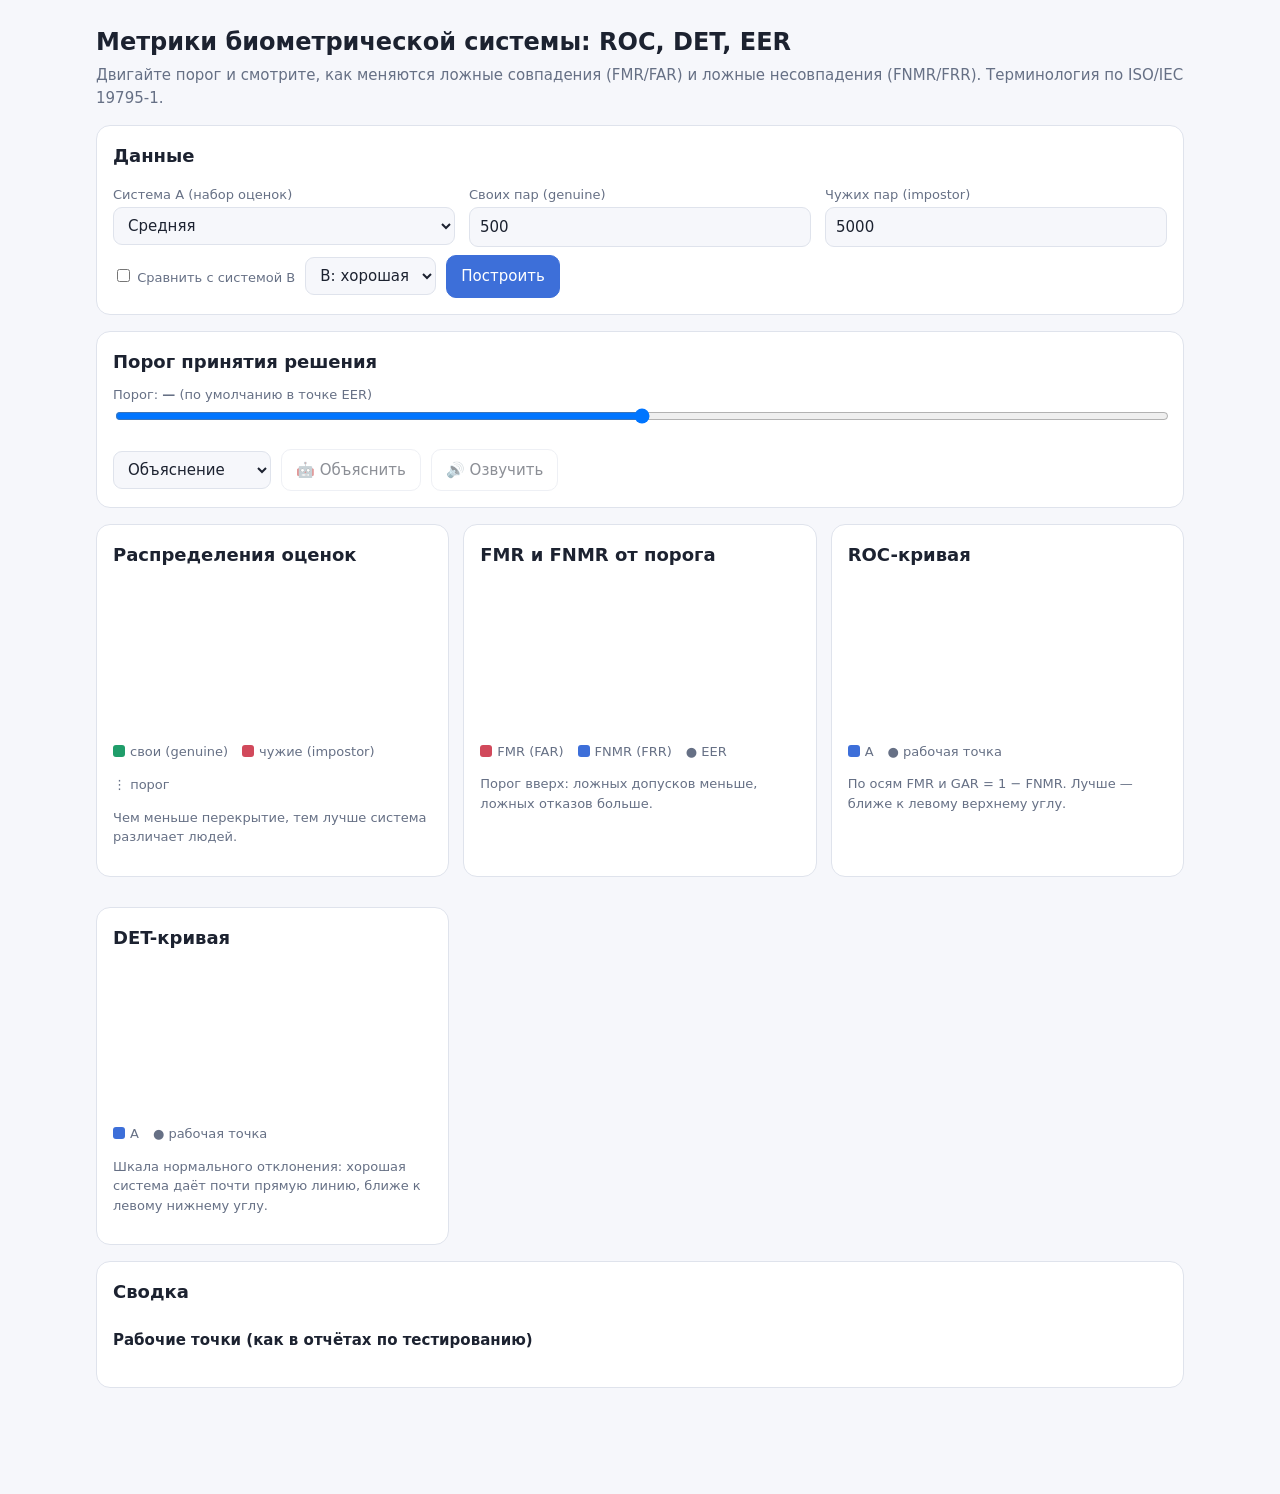
<file: labplus/static/metrics.html>
<!doctype html><html lang="ru"><head><meta charset="utf-8"><meta name="viewport" content="width=device-width,initial-scale=1">
<title>LAB+ · Метрики</title><link rel="stylesheet" href="/labplus/static/labplus.css?v=2"></head><body>
<script src="/labplus/static/labplus.js" data-assistant></script>
<div class="wrap">
<h1>Метрики биометрической системы: ROC, DET, EER</h1>
<p class="sub">Двигайте порог и смотрите, как меняются ложные совпадения (FMR/FAR) и ложные несовпадения (FNMR/FRR). Терминология по ISO/IEC 19795-1.</p>

<div class="card"><h2>Данные</h2>
<div class="grid g3">
 <div><label>Система A (набор оценок)</label><select id="preset"><option value="good">Хорошая</option><option value="medium" selected>Средняя</option><option value="poor">Слабая</option><option value="custom">Свои параметры</option><option value="csv">Загрузить оценки (CSV)</option></select></div>
 <div><label>Своих пар (genuine)</label><input type="number" id="ng" value="500" min="5" max="50000"></div>
 <div><label>Чужих пар (impostor)</label><input type="number" id="ni" value="5000" min="5" max="100000"></div>
</div>
<div id="custom" style="display:none" class="grid g3">
 <div><label>Среднее своих: <b id="vmg">0.75</b></label><input type="range" id="mg" min="0.3" max="1" step="0.01" value="0.75"></div>
 <div><label>Разброс своих: <b id="vsg">0.10</b></label><input type="range" id="sg" min="0.02" max="0.3" step="0.01" value="0.10"></div>
 <div><label>Среднее чужих: <b id="vmi">0.30</b></label><input type="range" id="mi" min="0" max="0.8" step="0.01" value="0.30"></div>
 <div><label>Разброс чужих: <b id="vsi">0.12</b></label><input type="range" id="si" min="0.02" max="0.3" step="0.01" value="0.12"></div>
</div>
<div id="csvBox" style="display:none"><label>Строки «метка,оценка», метки: genuine/impostor (или свой/чужой)</label><textarea id="csv" placeholder="genuine,0.91&#10;impostor,0.22"></textarea><div class="row" style="margin-top:6px"><input type="file" id="csvFile" accept=".csv,.txt"><button id="csvApply" class="pri">Применить</button></div></div>
<div class="row" style="margin-top:8px"><label style="margin:0"><input type="checkbox" id="cmp"> Сравнить с системой B</label><select id="presetB" style="width:auto"><option value="good" selected>B: хорошая</option><option value="medium">B: средняя</option><option value="poor">B: слабая</option></select><button id="run" class="pri">Построить</button></div>
<div class="msg" id="msg" style="display:none"></div>
</div>

<div class="card"><h2>Порог принятия решения</h2>
<label>Порог: <b id="thv">—</b> <span class="note">(по умолчанию в точке EER)</span></label><input type="range" id="th" min="0" max="1" step="0.001" value="0.5">
<div class="kpi" id="live" style="margin-top:8px"></div>
<div class="row" style="margin-top:10px"><select id="lvl" style="width:auto"><option value="1">Подсказка</option><option value="2" selected>Объяснение</option><option value="3">Рекомендация</option></select><button id="explainBtn" disabled>🤖 Объяснить</button><button id="speakBtn" disabled>🔊 Озвучить</button></div>
<div class="msg" id="explainMsg" style="display:none"></div>
</div>

<div class="grid g2">
 <div class="card"><h2>Распределения оценок</h2><canvas id="cHist"></canvas><div class="legend"><span><i style="background:var(--ok)"></i>свои (genuine)</span><span><i style="background:var(--bad)"></i>чужие (impostor)</span><span>⋮ порог</span></div><p class="note">Чем меньше перекрытие, тем лучше система различает людей.</p></div>
 <div class="card"><h2>FMR и FNMR от порога</h2><canvas id="cErr"></canvas><div class="legend"><span><i style="background:var(--bad)"></i>FMR (FAR)</span><span><i style="background:var(--acc)"></i>FNMR (FRR)</span><span>● EER</span></div><p class="note">Порог вверх: ложных допусков меньше, ложных отказов больше.</p></div>
 <div class="card"><h2>ROC-кривая</h2><canvas id="cRoc"></canvas><div class="legend"><span><i style="background:var(--acc)"></i>A</span><span class="cmpL" style="display:none"><i style="background:var(--b)"></i>B</span><span>● рабочая точка</span></div><p class="note">По осям FMR и GAR = 1 − FNMR. Лучше — ближе к левому верхнему углу.</p></div>
 <div class="card"><h2>DET-кривая</h2><canvas id="cDet"></canvas><div class="legend"><span><i style="background:var(--acc)"></i>A</span><span class="cmpL" style="display:none"><i style="background:var(--b)"></i>B</span><span>● рабочая точка</span></div><p class="note">Шкала нормального отклонения: хорошая система даёт почти прямую линию, ближе к левому нижнему углу.</p></div>
</div>

<div class="card"><h2>Сводка</h2><div class="kpi" id="sum"></div>
<h3>Рабочие точки (как в отчётах по тестированию)</h3><table id="ops"></table>
<p class="note" id="warn"></p></div>
</div>
<script>LAB.nav('metrics');
const $=LAB.$, C=()=>LAB.col();
let A=null,B=null,T=0.5,timer=null;
const sl=(id,v)=>{$(id).oninput=()=>{$(v).textContent=(+$(id).value).toFixed(2);sched()}};
sl('#mg','#vmg');sl('#sg','#vsg');sl('#mi','#vmi');sl('#si','#vsi');
$('#preset').onchange=()=>{const v=$('#preset').value;$('#custom').style.display=v==='custom'?'grid':'none';$('#csvBox').style.display=v==='csv'?'block':'none';if(v!=='csv')sched()};
$('#ng').onchange=$('#ni').onchange=sched;$('#cmp').onchange=sched;$('#presetB').onchange=sched;$('#run').onclick=load;
$('#csvFile').onchange=async e=>{const f=e.target.files[0];if(f)$('#csv').value=await f.text()};
$('#csvApply').onclick=load;
function sched(){clearTimeout(timer);timer=setTimeout(load,350)}
function body(preset){
  const b={mode:'synthetic',n_genuine:+$('#ng').value,n_impostor:+$('#ni').value,seed:1};
  if(preset==='custom'){Object.assign(b,{mu_g:+$('#mg').value,sd_g:+$('#sg').value,mu_i:+$('#mi').value,sd_i:+$('#si').value})}else b.preset=preset;
  return b;
}
async function load(){
  try{
    const p=$('#preset').value; LAB.show($('#msg'),LT('Считаю…'));
    A=await LAB.post('/api/labplus/metrics/analyze',p==='csv'?{mode:'csv',csv:$('#csv').value}:body(p));
    B=$('#cmp').checked?await LAB.post('/api/labplus/metrics/analyze',body($('#presetB').value)):null;
    document.querySelectorAll('.cmpL').forEach(e=>e.style.display=B?'':'none');
    const th=$('#th');th.min=A.range[0];th.max=A.range[1];if(!A._init){T=A.eer_threshold;A._init=1}th.value=T;
    $('#explainBtn').disabled=false;$('#speakBtn').disabled=false;LAB.show($('#msg'),'');draw();
  }catch(e){LAB.show($('#msg'),e.message,true)}
}
function idx(r,t){let b=0,d=1e9;r.thresholds.forEach((x,i)=>{const k=Math.abs(x-t);if(k<d){d=k;b=i}});return b}
$('#th').oninput=()=>{T=+$('#th').value;draw()};
function draw(){
  if(!A)return; const c=C(),i=idx(A,T);$('#thv').textContent=T.toFixed(3);$('#th').value=T;
  const fmr=A.fmr[i],fnmr=A.fnmr[i];
  $('#live').innerHTML=`<div><small>FMR (FAR)</small><b>${LAB.pct(fmr)}</b></div><div><small>FNMR (FRR)</small><b>${LAB.pct(fnmr)}</b></div><div><small>GAR</small><b>${LAB.pct(A.gar[i])}</b></div><div><small>Accuracy</small><b>${LAB.pct(A.accuracy[i])}</b></div><div><small>Precision</small><b>${LAB.pct(A.precision[i])}</b></div><div><small>F1</small><b>${A.f1[i].toFixed(3)}</b></div>`;
  const h=A.hist,ym=Math.max(...h.genuine,...h.impostor)*1.1;
  LAB.plot($('#cHist'),{xmin:A.range[0],xmax:A.range[1],ymin:0,ymax:ym,xlabel:LT('оценка сходства'),ylabel:LT('доля'),bars:[{edges:h.edges,vals:h.genuine,color:c.ok},{edges:h.edges,vals:h.impostor,color:c.bad}],vlines:[{x:T,color:c.ink,label:LT('порог')}],h:250});
  LAB.plot($('#cErr'),{xmin:A.range[0],xmax:A.range[1],ymin:0,ymax:1,xlabel:LT('порог'),ylabel:LT('доля ошибок'),series:[{x:A.thresholds,y:A.fmr,color:c.bad},{x:A.thresholds,y:A.fnmr,color:c.acc}],vlines:[{x:T,color:c.ink}],points:[{x:A.eer_threshold,y:A.eer,color:c.ink,label:'EER '+LAB.pct(A.eer)}],h:250});
  const rocS=[{x:A.fmr,y:A.gar,color:c.acc}];if(B)rocS.push({x:B.fmr,y:B.gar,color:c.b});
  LAB.plot($('#cRoc'),{xmin:0,xmax:1,ymin:0,ymax:1,xlabel:'FMR',ylabel:'GAR',series:rocS.concat([{x:[0,1],y:[0,1],color:c.line,dash:[4,4],w:1}]),points:[{x:fmr,y:A.gar[i],color:c.ink}],h:250});
  const P=[0.1,0.5,1,2,5,10,20,40,70],tk=P.map(p=>[LAB.probit(p/100),p+'%']);
  const detS=[{x:A.det_x,y:A.det_y,color:c.acc}];if(B)detS.push({x:B.det_x,y:B.det_y,color:c.b});
  const cl=A.n_genuine>0?0.5/Math.min(A.n_genuine,A.n_impostor):0.001;
  LAB.plot($('#cDet'),{xmin:LAB.probit(Math.max(0.0005,cl)),xmax:LAB.probit(0.8),ymin:LAB.probit(Math.max(0.0005,cl)),ymax:LAB.probit(0.8),xticks:tk.filter(t=>t[0]>=LAB.probit(Math.max(0.0005,cl))),yticks:tk.filter(t=>t[0]>=LAB.probit(Math.max(0.0005,cl))),xlabel:'FMR',ylabel:'FNMR',series:detS,points:[{x:LAB.probit(Math.max(fmr,cl)),y:LAB.probit(Math.max(fnmr,cl)),color:c.ink}],h:250});
  const ci=A.eer_ci[0]==null?'':LT(` (95 % ДИ: {0} – {1})`,[LAB.pct(A.eer_ci[0]),LAB.pct(A.eer_ci[1])]);
  $('#sum').innerHTML=LT(`<div><small>EER{0}</small><b>{1}</b></div><div><small>Порог при EER</small><b>{2}</b></div><div><small>AUC</small><b>{3}</b></div><div><small>d′ (разделимость)</small><b>{4}</b></div><div><small>Своих / чужих пар</small><b>{5} / {6}</b></div>`,[ci?'':'',LAB.pct(A.eer),A.eer_threshold.toFixed(3),A.auc.toFixed(4),A.dprime,A.n_genuine,A.n_impostor])+(ci?LT(`<div style="grid-column:1/-1"><small>Доверительный интервал EER (bootstrap)</small><b>{0}</b></div>`,[ci.replace(/[()]/g,'')]):'');
  let t=LT('<tr><th>Цель по FMR</th><th>Порог</th><th>Факт. FMR</th><th>FNMR</th><th>Достоверность</th></tr>');
  A.ops.forEach(o=>t+=`<tr><td>${LAB.pct(o.target_fmr,1)}</td><td>${o.threshold}</td><td>${LAB.pct(o.fmr,3)}</td><td>${LAB.pct(o.fnmr,2)}</td><td>${o.reliable?LT('<span class="pill ok">достаточно данных</span>'):LT(`<span class="pill warn">мало: нужно ≥ {0} чужих</span>`,[o.need_impostors])}</td></tr>`);
  $('#ops').innerHTML=t;
  const bad=A.ops.filter(o=>!o.reliable).length;
  $('#warn').textContent=bad?LT('Правило трёх: чтобы утверждать FMR на уровне x, нужно хотя бы 3/x чужих сравнений. Иначе малая ошибка может быть просто нехваткой данных.'):'';
  LAB.setLast('metrics',{eer:A.eer,auc:A.auc,dprime:A.dprime,ops:A.ops,at_threshold:{fmr,fnmr}});
}
$('#explainBtn').onclick=async()=>{try{const l=LAB.getLast();const r=await LAB.post('/api/labplus/explain',{kind:'metrics',payload:l.payload,level:+$('#lvl').value});LAB.show($('#explainMsg'),r.text)}catch(e){LAB.show($('#explainMsg'),e.message,true)}};
$('#speakBtn').onclick=()=>LAB.speak($('#explainMsg').textContent||LT('Сначала нажмите «Объяснить».'));
window.addEventListener('resize',()=>{if(A)draw()});
load().then(()=>{if(LAB.params.get('autorun')==='1'){$('#explainBtn').click()}});
</script></body></html>
</file>
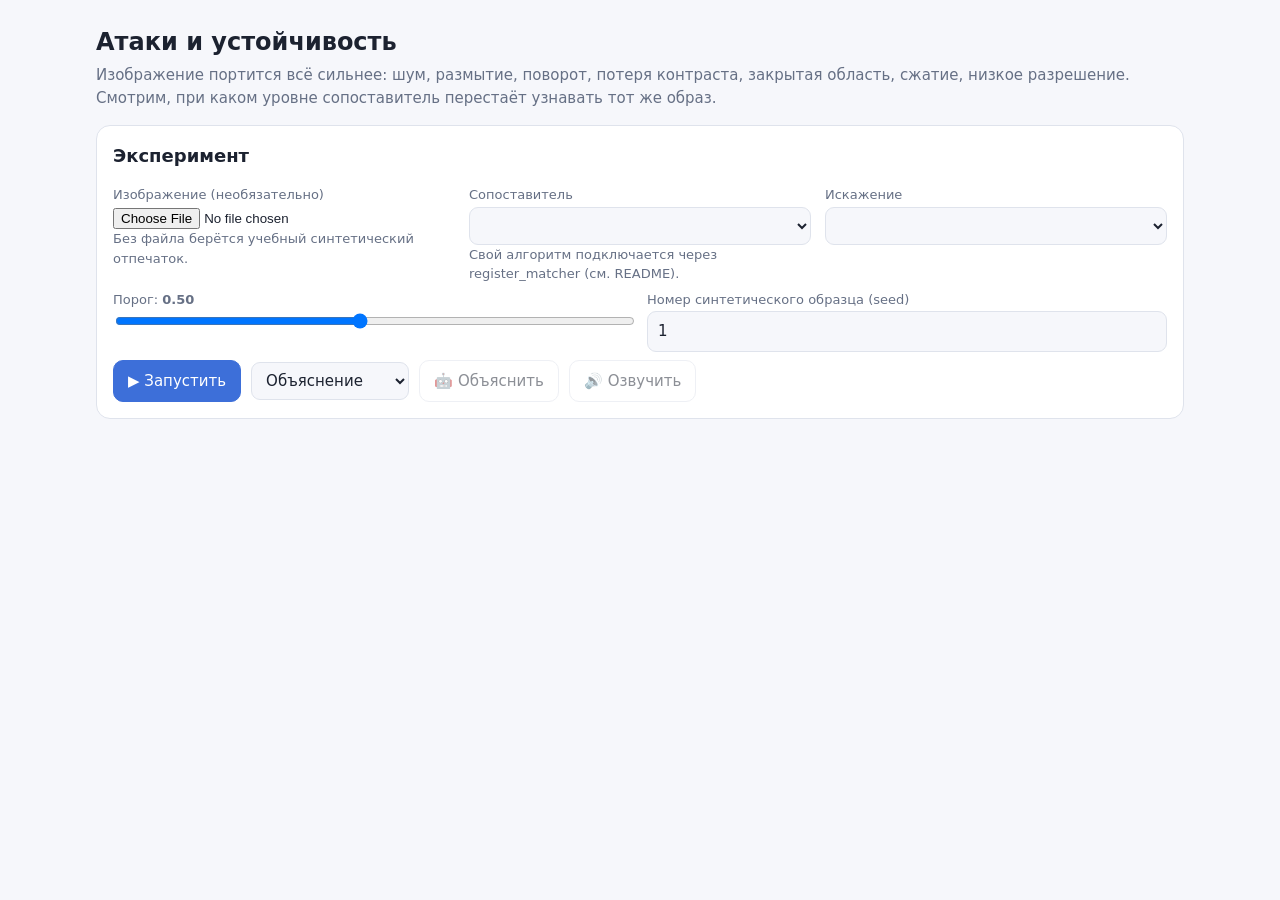
<file: labplus/static/robustness.html>
<!doctype html><html lang="ru"><head><meta charset="utf-8"><meta name="viewport" content="width=device-width,initial-scale=1">
<title>LAB+ · Устойчивость</title><link rel="stylesheet" href="/labplus/static/labplus.css?v=2"></head><body>
<script src="/labplus/static/labplus.js" data-assistant></script>
<div class="wrap">
<h1>Атаки и устойчивость</h1>
<p class="sub">Изображение портится всё сильнее: шум, размытие, поворот, потеря контраста, закрытая область, сжатие, низкое разрешение. Смотрим, при каком уровне сопоставитель перестаёт узнавать тот же образ.</p>

<div class="card"><h2>Эксперимент</h2>
<div class="grid g3">
 <div><label>Изображение (необязательно)</label><input type="file" id="file" accept="image/*"><div class="note">Без файла берётся учебный синтетический отпечаток.</div></div>
 <div><label>Сопоставитель</label><select id="matcher"></select><div class="note">Свой алгоритм подключается через register_matcher (см. README).</div></div>
 <div><label>Искажение</label><select id="kind"></select></div>
</div>
<div class="grid g2"><div><label>Порог: <b id="thv">0.50</b></label><input type="range" id="th" min="0.1" max="0.95" step="0.01" value="0.5"></div>
<div><label>Номер синтетического образца (seed)</label><input type="number" id="seed" value="1" min="1" max="9999"></div></div>
<div class="row" style="margin-top:8px"><button class="pri" id="run">▶ Запустить</button>
 <select id="lvl" style="width:auto"><option value="1">Подсказка</option><option value="2" selected>Объяснение</option><option value="3">Рекомендация</option></select><button id="explainBtn" disabled>🤖 Объяснить</button><button id="speakBtn" disabled>🔊 Озвучить</button></div>
<div class="msg" id="msg" style="display:none"></div><div class="msg" id="explainMsg" style="display:none"></div>
</div>

<div class="card" id="out" style="display:none">
 <div class="grid g2"><div><h2>Исходное изображение</h2><img id="orig" style="width:160px;height:160px;border-radius:10px;border:1px solid var(--line)"><div class="note" id="srcNote"></div></div>
 <div><h2>Как читать результат</h2><p class="note">Оценка 1.0 — полное совпадение с оригиналом. «Уровень пола» — оценка для заведомо чужого содержимого (те же пиксели, перемешанные плитки): всё выше него система считает похожим, ниже порога — отвергает. Если график ниже порога, система потеряла образ.</p></div></div>
 <h3>Оценка сходства по уровням искажения</h3><canvas id="chart"></canvas><div class="legend" id="legend"></div>
 <h3>Таблица (зелёное — принято, красное — отклонено)</h3><div style="overflow:auto"><table class="heat" id="heat"></table></div>
 <div id="thumbBox" style="display:none"><h3>Как выглядит искажённое изображение</h3><div class="thumbs" id="thumbs"></div></div>
</div>
</div>
<script>LAB.nav('robustness');
const $=LAB.$;let last=null;const COL=['#3d6fd9','#d1495b','#1f9d6a','#e08a1e','#8a5cd6','#16a3b8','#a8742f','#7a8394'];
(async()=>{try{const o=await LAB.api('/api/labplus/robust/options');
 $('#matcher').innerHTML=Object.entries(o.matchers).map(([k,t])=>`<option value="${k}">${t}</option>`).join('');
 $('#kind').innerHTML=LT('<option value="all">Все искажения</option>')+Object.entries(o.attacks).map(([k,a])=>`<option value="${k}">${a.title}</option>`).join('');
 if(LAB.params.get('autorun')==='1')run();}catch(e){LAB.show($('#msg'),e.message,true)}})();
$('#th').oninput=()=>{$('#thv').textContent=(+$('#th').value).toFixed(2);if(last)redraw()};
$('#run').onclick=run;
async function run(){
 try{LAB.show($('#msg'),LT('Считаю…'));const fd=new FormData();fd.append('kind',$('#kind').value);fd.append('matcher',$('#matcher').value||'hog');fd.append('threshold',$('#th').value);fd.append('seed',$('#seed').value);
  const f=$('#file').files[0];if(f)fd.append('file',f);
  last=await LAB.api('/api/labplus/robust/image',{method:'POST',body:fd});LAB.show($('#msg'),'');$('#out').style.display='block';
  $('#orig').src=last.original;$('#srcNote').textContent=last.source==='upload'?LT('Ваше изображение (в лабораторию не сохраняется).'):LT('Синтетический учебный образец.');
  $('#explainBtn').disabled=false;$('#speakBtn').disabled=false;redraw();
 }catch(e){LAB.show($('#msg'),e.message,true)}
}
function redraw(){
 const th=+$('#th').value,c=LAB.col(),R=last.results,n=R[0].points.length;
 R.forEach(r=>{r.points.forEach(p=>p.pass=p.score>=th);const b=r.points.find(p=>!p.pass);r.breakpoint=b?b.value:null});
 const S=R.map((r,i)=>({x:r.points.map((_,k)=>k),y:r.points.map(p=>p.score),color:COL[i%COL.length]}));
 LAB.plot($('#chart'),{xmin:0,xmax:n-1,ymin:0,ymax:1.02,xticks:Array.from({length:n},(_,k)=>[k,LT('ур. ')+k]),xlabel:LT('уровень искажения (0 — без искажения)'),ylabel:LT('оценка сходства'),series:S,hlines:[{y:th,color:c.ink,label:LT('порог')},{y:last.floor,color:c.mute,label:LT('уровень «чужого»')}],h:280});
 $('#legend').innerHTML=R.map((r,i)=>`<span><i style="background:${COL[i%COL.length]}"></i>${r.title}</span>`).join('');
 let h=LT(`<tr><th style="text-align:left">Искажение</th>{0}<th>Ломается на</th></tr>`,[Array.from({length:n},(_,k)=>LT(`<th>ур. {0}</th>`,[k])).join('')]);
 R.forEach(r=>{h+=`<tr><td style="text-align:left">${r.title}<br><span class="note">${r.unit}</span></td>`+r.points.map(p=>`<td class="${p.pass?'ok':'bad'}">${p.score.toFixed(2)}<br><span class="note">${p.value}</span></td>`).join('')+`<td>${r.breakpoint===null?LT('не ломается'):r.breakpoint+' '+r.unit}</td></tr>`});
 $('#heat').innerHTML=h;
 const one=R.length===1&&R[0].points[0].thumb;$('#thumbBox').style.display=one?'block':'none';
 if(one)$('#thumbs').innerHTML=R[0].points.map(p=>`<figure><img class="${p.pass?'ok':'bad'}" src="${p.thumb}"><br>${p.value}<br><b>${p.score.toFixed(2)}</b></figure>`).join('');
 LAB.setLast('robust',{threshold:th,results:R.map(r=>({title:r.title,unit:r.unit,breakpoint:r.breakpoint}))});
}
$('#explainBtn').onclick=async()=>{try{const l=LAB.getLast();const r=await LAB.post('/api/labplus/explain',{kind:'robust',payload:l.payload,level:+$('#lvl').value});LAB.show($('#explainMsg'),r.text)}catch(e){LAB.show($('#explainMsg'),e.message,true)}};
$('#speakBtn').onclick=()=>LAB.speak($('#explainMsg').textContent||LT('Сначала нажмите «Объяснить».'));
window.addEventListener('resize',()=>{if(last)redraw()});
</script></body></html>
</file>
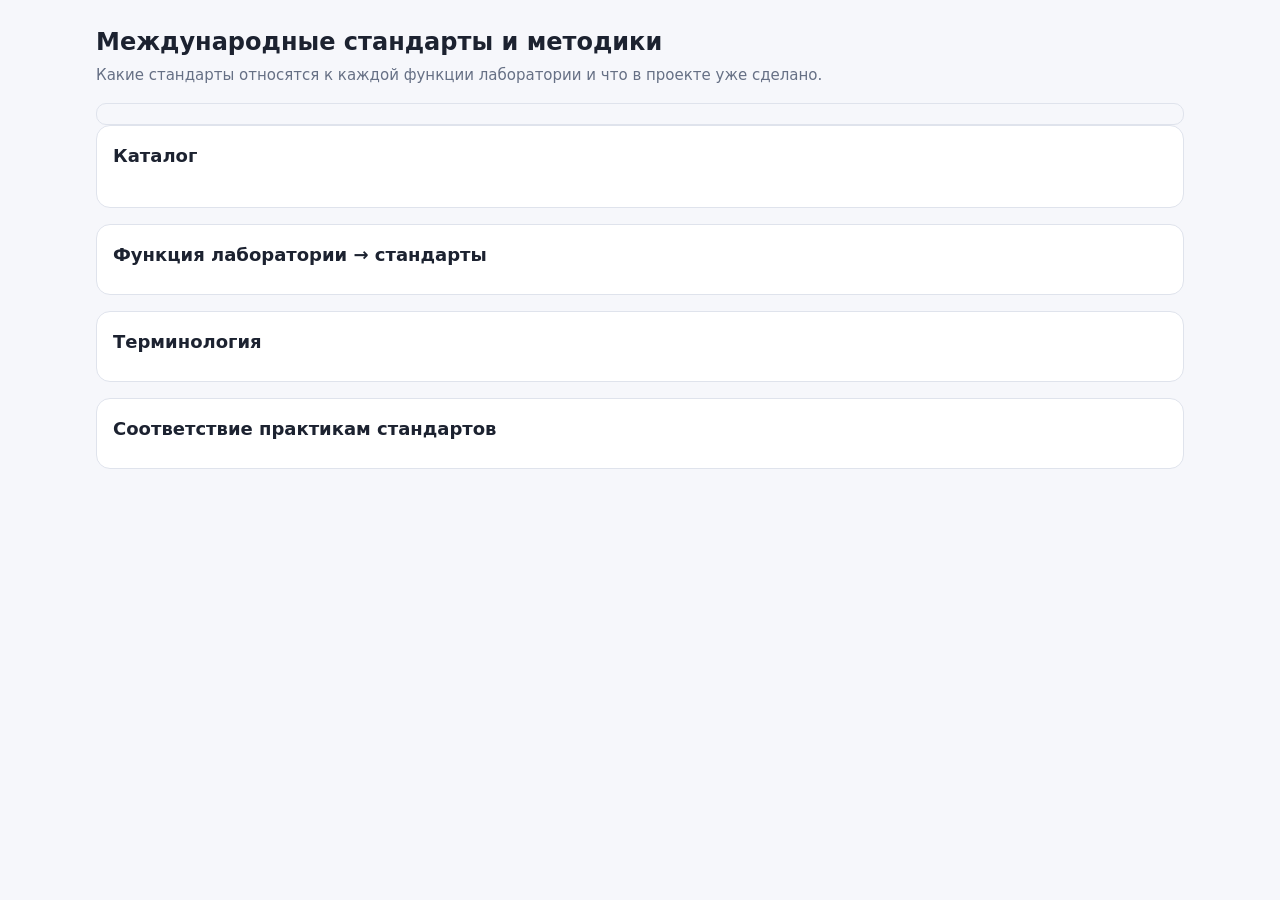
<file: labplus/static/standards.html>
<!doctype html><html lang="ru"><head><meta charset="utf-8"><meta name="viewport" content="width=device-width,initial-scale=1">
<title>LAB+ · Стандарты</title><link rel="stylesheet" href="/labplus/static/labplus.css?v=2"></head><body>
<script src="/labplus/static/labplus.js" data-assistant></script>
<div class="wrap">
<h1>Международные стандарты и методики</h1>
<p class="sub">Какие стандарты относятся к каждой функции лаборатории и что в проекте уже сделано.</p>
<div class="msg" id="disc"></div>
<div class="card"><h2>Каталог</h2><div class="chips" id="chips"></div><div id="list"></div></div>
<div class="card"><h2>Функция лаборатории → стандарты</h2><table id="map"></table></div>
<div class="card"><h2>Терминология</h2><table id="terms"></table></div>
<div class="card"><h2>Соответствие практикам стандартов</h2><table id="check"></table></div>
</div>
<script>LAB.nav('standards');const $=LAB.$;const FN={voice:[LT('Голос'),'/labplus/voice'],metrics:[LT('Метрики и ROC/DET'),'/labplus/metrics'],robustness:[LT('Устойчивость'),'/labplus/robustness'],fingerprint:[LT('Отпечатки пальцев'),null],face:[LT('Лицо'),null],iris:[LT('Радужка'),null]};
const ST={done:['ok',LT('сделано')],planned:['warn',LT('в планах')],not_claimed:['mute',LT('не заявляется')]};
const VC={web:'ok',project:'mute',check:'warn'};
let D,area=LT('Все');
const esc=s=>String(s).replace(/[&<>]/g,m=>({'&':'&amp;','<':'&lt;','>':'&gt;'}[m]));
function render(){
 const areas=[LT('Все'),...new Set(D.catalog.map(x=>x.area))];
 $('#chips').innerHTML=areas.map(a=>`<button class="${a===area?'on':''}" data-a="${a}">${a}</button>`).join('');
 $('#chips').querySelectorAll('button').forEach(b=>b.onclick=()=>{area=b.dataset.a;render()});
 $('#list').innerHTML=D.catalog.filter(x=>area==='Все'||x.area===area).map(x=>`<div style="padding:10px 0;border-bottom:1px solid var(--line)"><div class="row"><b>${esc(x.code)}</b><span class="pill ${VC[x.verified]}">${D.verified_labels[x.verified]}</span><span class="pill mute">${esc(x.area)}</span></div><div>${esc(x.title)}</div><div class="note">${esc(x.what)}</div>${x.lab.length?LT(`<div class="note">В лаборатории: {0}</div>`,[x.lab.map(k=>FN[k][1]?`<a href="${FN[k][1]}">${FN[k][0]}</a>`:FN[k][0]).join(', ')]):''}${x.note?`<div class="note"><i>${esc(x.note)}</i></div>`:''}</div>`).join('');
}
(async()=>{try{D=await LAB.api('/api/labplus/standards');$('#disc').textContent=D.disclaimer;render();
 const m={};D.catalog.forEach(x=>x.lab.forEach(k=>(m[k]=m[k]||[]).push(x.code)));
 $('#map').innerHTML=LT('<tr><th>Функция</th><th>Стандарты</th></tr>')+Object.entries(m).map(([k,v])=>`<tr><td>${FN[k][1]?`<a href="${FN[k][1]}">${FN[k][0]}</a>`:FN[k][0]}</td><td>${v.map(esc).join('<br>')}</td></tr>`).join('');
 $('#terms').innerHTML=LT('<tr><th>Термин</th><th>Значение</th><th>Примечание</th></tr>')+D.terms.map(t=>`<tr><td><b>${esc(t.term)}</b></td><td>${esc(t.ru)}</td><td class="note">${esc(t.note)}</td></tr>`).join('');
 $('#check').innerHTML=LT('<tr><th>Практика</th><th>Где</th><th>Статус</th></tr>')+D.checklist.map(c=>`<tr><td>${esc(c.item)}</td><td>${esc(c.where)}</td><td><span class="pill ${ST[c.status][0]}">${ST[c.status][1]}</span></td></tr>`).join('');
}catch(e){LAB.show($('#disc'),e.message,true)}})();
</script></body></html>
</file>
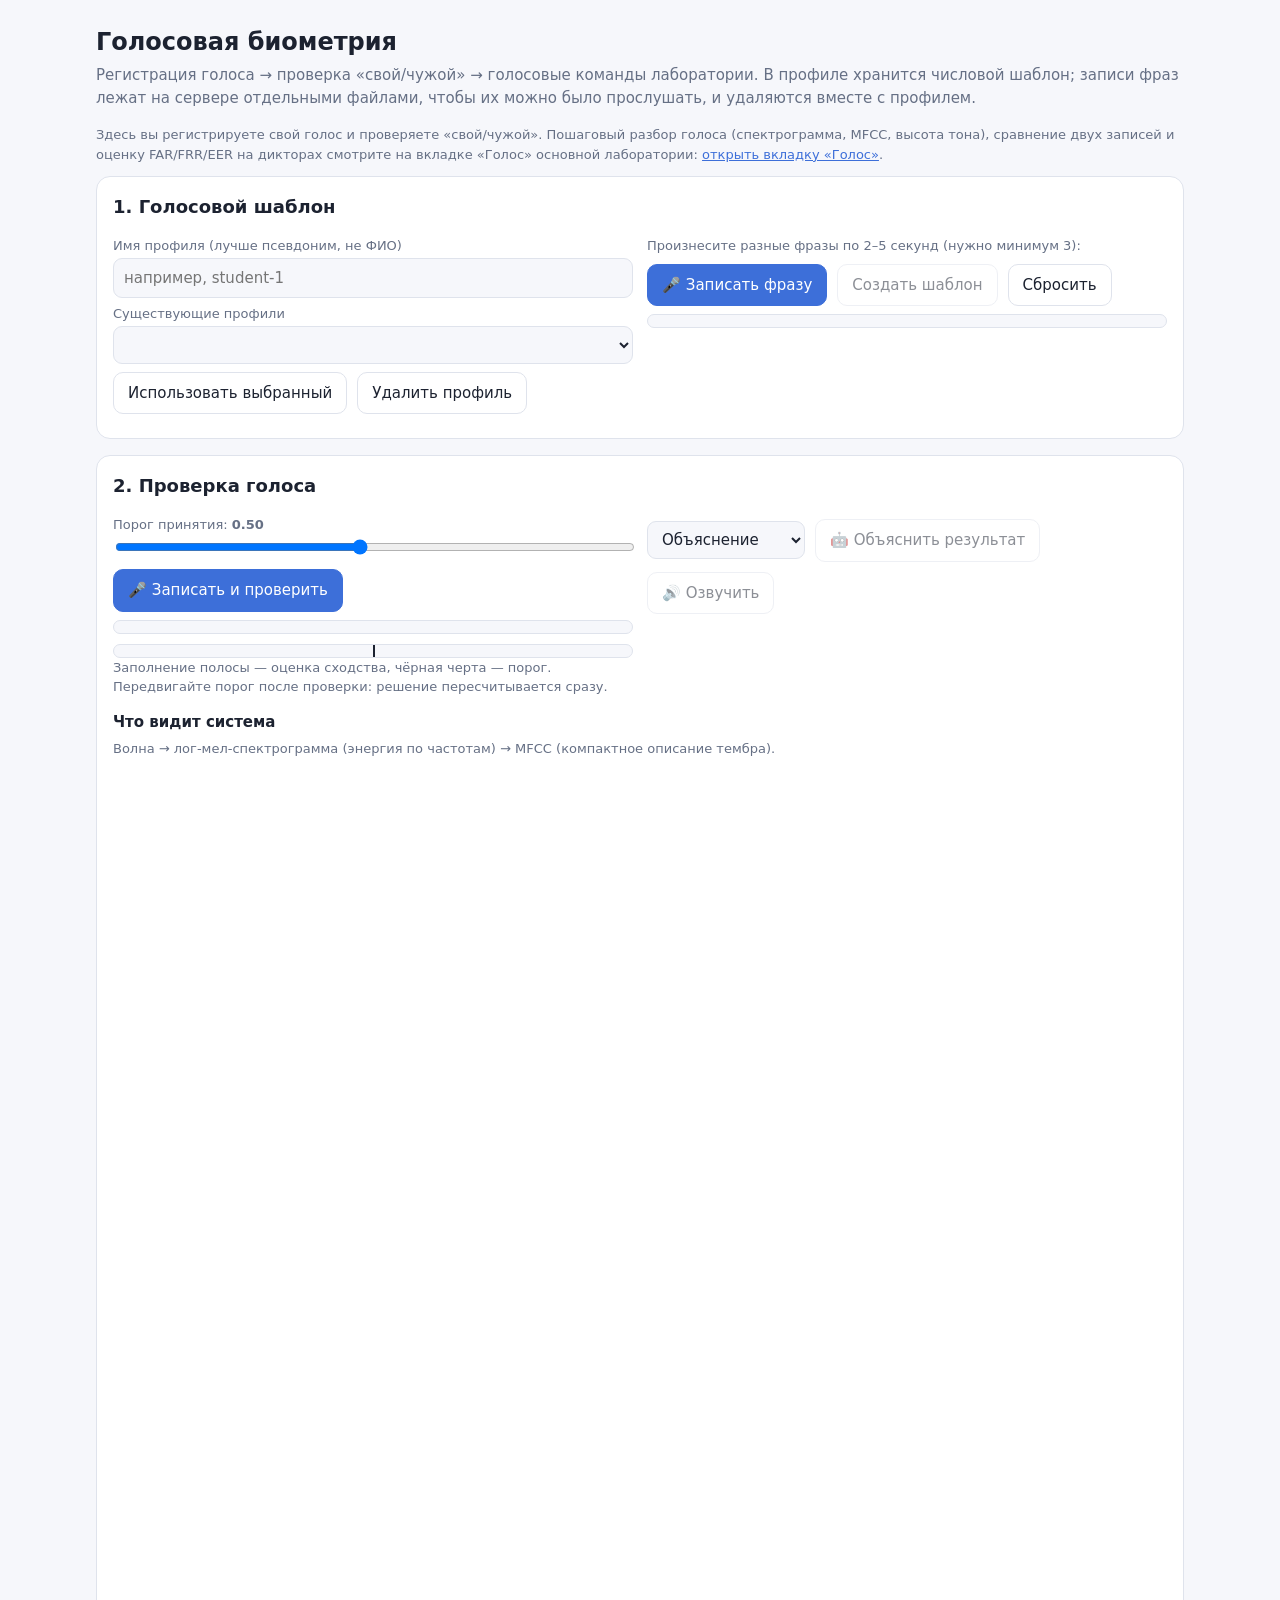
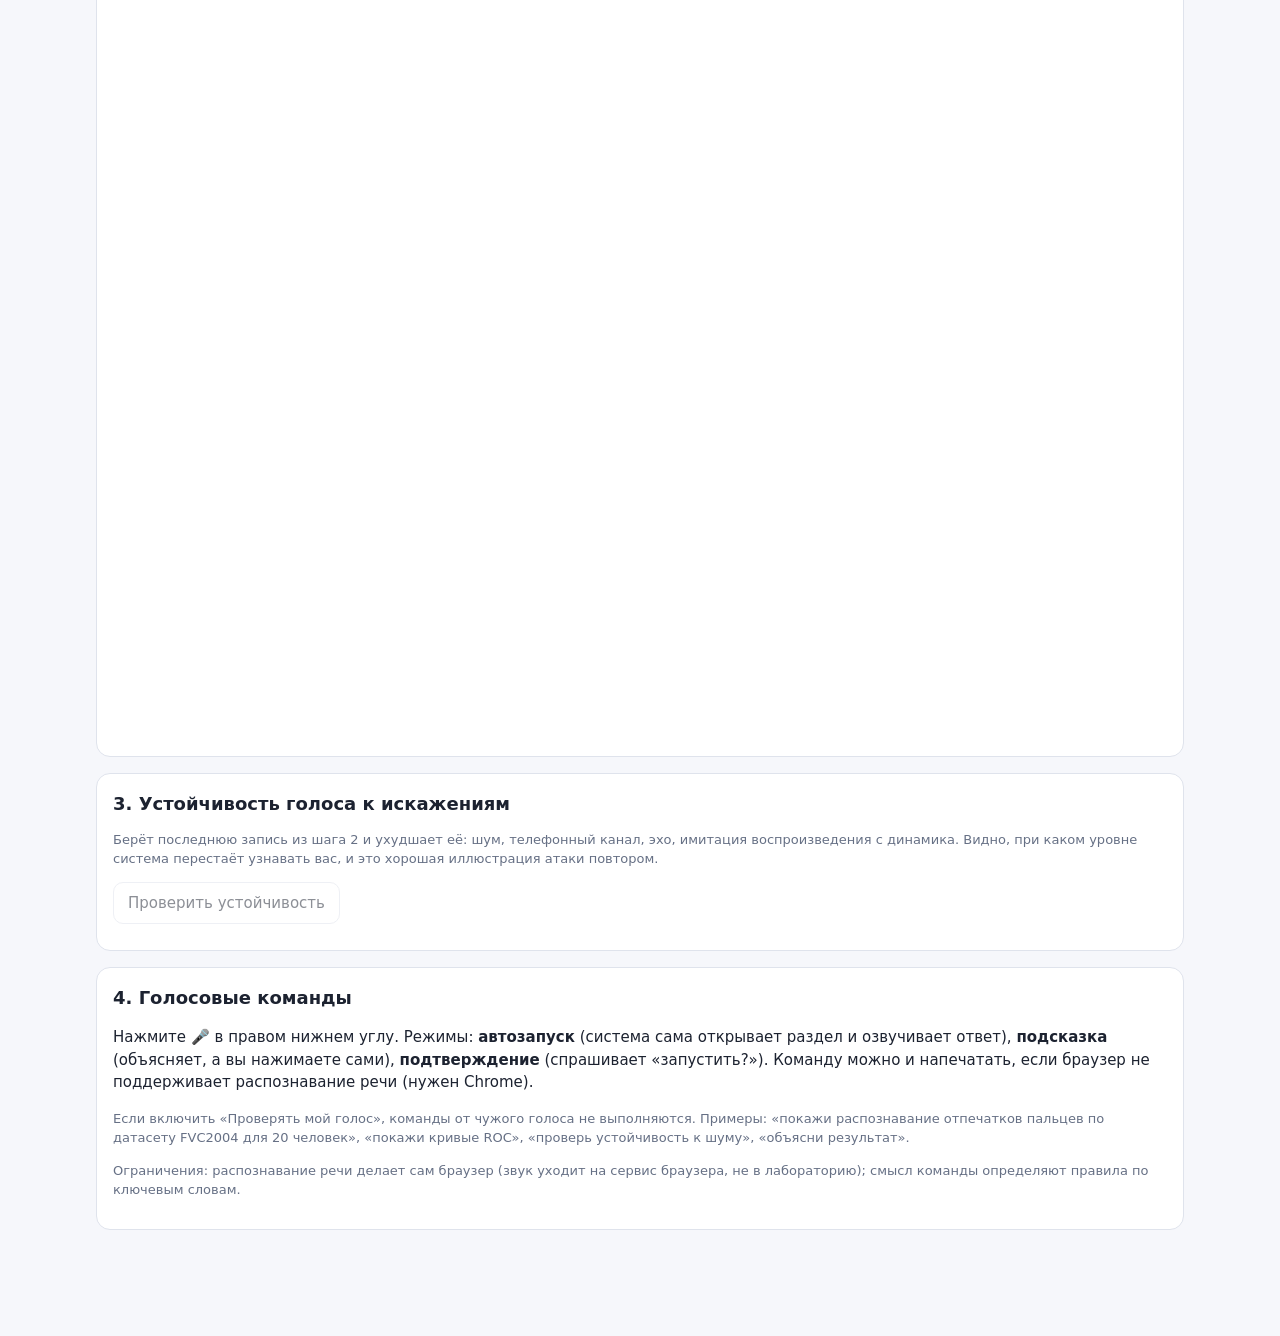
<file: labplus/static/voice.html>
<!doctype html><html lang="ru"><head><meta charset="utf-8"><meta name="viewport" content="width=device-width,initial-scale=1">
<title>LAB+ · Голос</title><link rel="stylesheet" href="/labplus/static/labplus.css?v=2"></head><body>
<script src="/labplus/static/labplus.js" data-assistant></script>
<div class="wrap">
<h1>Голосовая биометрия</h1>
<p class="sub">Регистрация голоса → проверка «свой/чужой» → голосовые команды лаборатории. В профиле хранится числовой шаблон; записи фраз лежат на сервере отдельными файлами, чтобы их можно было прослушать, и удаляются вместе с профилем.</p>

<div class="note" style="margin:0 0 12px">Здесь вы регистрируете свой голос и проверяете «свой/чужой». Пошаговый разбор голоса (спектрограмма, MFCC, высота тона), сравнение двух записей и оценку FAR/FRR/EER на дикторах смотрите на вкладке «Голос» основной лаборатории: <a href="/" onclick="try{localStorage.setItem('lab_tab','voice')}catch(e){}">открыть вкладку «Голос»</a>.</div>
<div class="card"><h2>1. Голосовой шаблон</h2>
 <div class="grid g2"><div>
  <label>Имя профиля (лучше псевдоним, не ФИО)</label><input type="text" id="name" maxlength="32" placeholder="например, student-1">
  <label>Существующие профили</label><select id="profiles"></select>
  <div class="row" style="margin-top:8px"><button id="useProfile">Использовать выбранный</button><button id="delProfile">Удалить профиль</button></div>
  <div id="profAudio" class="note" style="margin-top:8px"></div>
 </div><div>
  <label>Произнесите разные фразы по 2–5 секунд (нужно минимум 3):</label>
  <div class="note" id="phraseHint"></div>
  <div class="row" style="margin-top:8px"><button class="pri" id="recPhrase">🎤 Записать фразу</button><button id="enroll" disabled>Создать шаблон</button><button id="clearPhrases">Сбросить</button></div>
  <div class="bar" style="margin-top:8px"><i id="lvl1" style="width:0"></i></div>
  <div id="phraseList" class="note" style="margin-top:6px"></div>
 </div></div>
 <div class="msg" id="enrollMsg" style="display:none"></div>
</div>

<div class="card"><h2>2. Проверка голоса</h2>
 <div class="grid g2"><div>
  <label>Порог принятия: <b id="thv">0.50</b></label><input type="range" id="th" min="0.1" max="0.95" step="0.01" value="0.5">
  <div class="row" style="margin-top:8px"><button class="pri" id="recVerify">🎤 Записать и проверить</button></div>
  <div class="bar" style="margin-top:8px"><i id="lvl2" style="width:0"></i></div>
  <div id="verdict" style="margin-top:10px"></div>
  <div class="bar" style="margin-top:10px"><i id="scoreBar"></i><u id="thMark" style="left:50%"></u></div>
  <div class="note">Заполнение полосы — оценка сходства, чёрная черта — порог. Передвигайте порог после проверки: решение пересчитывается сразу.</div>
 </div><div>
  <div class="kpi" id="kpi"></div>
  <div class="row" style="margin-top:10px"><select id="lvl" style="width:auto"><option value="1">Подсказка</option><option value="2" selected>Объяснение</option><option value="3">Рекомендация</option></select><button id="explainBtn" disabled>🤖 Объяснить результат</button><button id="speakBtn" disabled>🔊 Озвучить</button></div>
  <div class="msg" id="explainMsg" style="display:none"></div>
 </div></div>
 <h3>Что видит система</h3>
 <div class="note">Волна → лог-мел-спектрограмма (энергия по частотам) → MFCC (компактное описание тембра).</div>
 <canvas id="cWave"></canvas><canvas id="cMel"></canvas><canvas id="cMfcc"></canvas>
 <div class="msg" id="verifyMsg" style="display:none"></div>
</div>

<div class="card"><h2>3. Устойчивость голоса к искажениям</h2>
 <p class="note">Берёт последнюю запись из шага 2 и ухудшает её: шум, телефонный канал, эхо, имитация воспроизведения с динамика. Видно, при каком уровне система перестаёт узнавать вас, и это хорошая иллюстрация атаки повтором.</p>
 <div class="row"><button id="robBtn" disabled>Проверить устойчивость</button></div>
 <div id="robOut" style="margin-top:10px"></div><div class="msg" id="robMsg" style="display:none"></div>
</div>

<div class="card"><h2>4. Голосовые команды</h2>
 <p>Нажмите 🎤 в правом нижнем углу. Режимы: <b>автозапуск</b> (система сама открывает раздел и озвучивает ответ), <b>подсказка</b> (объясняет, а вы нажимаете сами), <b>подтверждение</b> (спрашивает «запустить?»). Команду можно и напечатать, если браузер не поддерживает распознавание речи (нужен Chrome).</p>
 <p class="note">Если включить «Проверять мой голос», команды от чужого голоса не выполняются. Примеры: «покажи распознавание отпечатков пальцев по датасету FVC2004 для 20 человек», «покажи кривые ROC», «проверь устойчивость к шуму», «объясни результат».</p>
 <p class="note">Ограничения: распознавание речи делает сам браузер (звук уходит на сервис браузера, не в лабораторию); смысл команды определяют правила по ключевым словам.</p>
</div>
</div>
<script>LAB.nav('voice');
const $=LAB.$, PHRASES=[LT('Меня зовут … и я изучаю биометрию'),LT('Сегодня хорошая погода для лабораторной работы'),LT('Один два три четыре пять шесть семь'),LT('Виртуальная лаборатория распознаёт образы')];
let phrases=[], recorder=null, lastWav=null, lastRes=null;
$('#phraseHint').textContent=LT('Идеи: ')+PHRASES.join(' · ');

async function refreshProfiles(){
  const d=await LAB.api('/api/labplus/voice/profiles'); const s=$('#profiles'); s.innerHTML='';
  d.profiles.forEach(p=>{const o=document.createElement('option');o.value=p.name;o.textContent=LT(`{0} ({1} фраз, {2})`,[p.name,p.n_phrases,p.created]);s.append(o)});
  if(!d.profiles.length){const o=document.createElement('option');o.textContent=LT('— профилей пока нет —');o.value='';s.append(o)}
  const cur=LAB.store.get('voiceName',''); if(cur&&d.profiles.some(p=>p.name===cur)) s.value=cur;
  $('#name').value=$('#name').value||cur;
  window._profData=d;renderProfAudio(d);
}
$('#profiles').onchange=()=>renderProfAudio(window._profData);
function renderProfAudio(d){
  const box=$('#profAudio'),n=$('#profiles').value;box.innerHTML='';
  const p=d&&d.profiles.find(x=>x.name===n); if(!p){return}
  if(!p.n_audio){box.textContent=LT('Записи этого профиля не сохранены (профиль создан до добавления прослушивания). Создайте шаблон заново, чтобы их можно было слушать.');return}
  box.append(LT('Записи профиля: '));
  for(let i=0;i<p.n_audio;i++){const b=document.createElement('button');b.textContent=LT('▶ Фраза ')+(i+1);
    b.onclick=()=>{if(window._pa){window._pa.pause()}window._pa=new Audio('/api/labplus/voice/profiles/'+encodeURIComponent(n)+'/phrase/'+i+'.wav');window._pa.play().catch(()=>LAB.show($('#enrollMsg'),LT('Не удалось воспроизвести запись.'),true))};box.append(b,' ')}
}
function setActive(name){LAB.store.set('voiceName',name);const n=document.getElementById('lp-name');if(n)n.textContent=name||LT('нет');const c=document.getElementById('lp-spk');if(c){c.disabled=!name}}

/* запись по кнопке: нажали — пишем, нажали ещё раз — стоп (авто-стоп через 7 с) */
async function toggleRecord(btn,lvlEl,onDone){
  if(recorder){const r=recorder;recorder=null;btn.classList.remove('rec');btn.textContent=btn.dataset.t;const blob=await r.stop();lvlEl.style.width='0';return onDone(blob)}
  recorder=new LAB.Recorder();btn.dataset.t=btn.textContent;
  try{await recorder.start(v=>{lvlEl.style.width=Math.min(100,v*400)+'%'})}catch(e){recorder=null;throw e}
  btn.classList.add('rec');btn.textContent=LT('⏹ Стоп');
  setTimeout(()=>{if(recorder&&btn.classList.contains('rec'))btn.click()},7000);
}
const guard=(el,fn)=>async()=>{try{await fn()}catch(e){LAB.show(el,e.message,true)}};

$('#recPhrase').onclick=guard($('#enrollMsg'),()=>toggleRecord($('#recPhrase'),$('#lvl1'),blob=>{phrases.push(blob);renderPhrases()}));
function renderPhrases(){const pl=$('#phraseList');pl.textContent=phrases.length?LT(`Записано фраз: {0} `,[phrases.length]):'';phrases.forEach((b,i)=>{const x=document.createElement('button');x.textContent='▶ '+(i+1);x.onclick=()=>new Audio(URL.createObjectURL(b)).play();pl.append(x,' ')});$('#enroll').disabled=phrases.length<3}
$('#clearPhrases').onclick=()=>{phrases=[];renderPhrases()};
$('#enroll').onclick=guard($('#enrollMsg'),async()=>{
  const fd=new FormData();fd.append('name',$('#name').value);phrases.forEach((b,i)=>fd.append('files',b,`p${i}.wav`));
  const r=await LAB.api('/api/labplus/voice/enroll',{method:'POST',body:fd});
  const sc=r.self_consistency==null?'':LT(` Стабильность голоса между фразами: {0}.`,[r.self_consistency.toFixed(2)]);
  LAB.show($('#enrollMsg'),LT(`Шаблон «{0}» создан: {1} фразы, {2} признаков.{3} Записи фраз сохранены, их можно прослушать ниже.`,[r.name,r.n_phrases,r.dim,sc]));
  setActive(r.name);phrases=[];renderPhrases();await refreshProfiles();$('#profiles').value=r.name;
});
$('#useProfile').onclick=()=>{const n=$('#profiles').value;if(n){setActive(n);$('#name').value=n;LAB.show($('#enrollMsg'),LT(`Активный профиль: {0}`,[n]))}};
$('#delProfile').onclick=guard($('#enrollMsg'),async()=>{const n=$('#profiles').value;if(!n)return;if(!confirm(LT('Удалить профиль «')+n+'»?'))return;
  await LAB.api('/api/labplus/voice/profiles/'+encodeURIComponent(n),{method:'DELETE'});if(LAB.store.get('voiceName','')===n)setActive('');LAB.show($('#enrollMsg'),LT('Профиль удалён.'));refreshProfiles()});

function th(){return +$('#th').value}
$('#th').oninput=()=>{$('#thv').textContent=th().toFixed(2);LAB.store.set('voiceThreshold',th());render()};
function render(){
  if(!lastRes)return; const s=lastRes.score, ok=s>=th();
  $('#verdict').innerHTML=LT(`<span class="pill {0}">{1}</span> сходство <b>{2}</b>, порог {3}`,[ok?'ok':'bad',ok?LT('MATCH · голос принят'):LT('NO MATCH · голос не принят'),s.toFixed(3),th().toFixed(2)]);
  $('#scoreBar').style.width=(s*100)+'%';$('#thMark').style.left=(th()*100)+'%';
  lastRes.threshold=th();lastRes.decision=ok?'MATCH':'NO MATCH';LAB.setLast('voice',lastRes);
}
$('#recVerify').onclick=guard($('#verifyMsg'),()=>toggleRecord($('#recVerify'),$('#lvl2'),async blob=>{
  const name=LAB.store.get('voiceName','')||$('#profiles').value; if(!name) throw new Error(LT('Сначала создайте или выберите профиль.'));
  lastWav=blob;const fd=new FormData();fd.append('name',name);fd.append('threshold',th());fd.append('file',blob,'v.wav');
  lastRes=await LAB.api('/api/labplus/voice/verify',{method:'POST',body:fd});LAB.show($('#verifyMsg'),'');
  const v=lastRes.viz;LAB.waveform($('#cWave'),v.waveform);LAB.heat($('#cMel'),v.mel,110);LAB.heat($('#cMfcc'),v.mfcc,80);
  $('#kpi').innerHTML=LT(`<div><small>Расстояние до шаблона</small><b>{0}</b></div><div><small>Речь, с</small><b>{1}</b></div><div><small>Тон F0, Гц</small><b>{2}</b></div><div><small>Доля звонких</small><b>{3}</b></div>`,[lastRes.distance,v.speech_sec,v.f0_hz??'—',v.voiced_ratio]);
  $('#explainBtn').disabled=false;$('#speakBtn').disabled=false;$('#robBtn').disabled=false;render();
}));
$('#explainBtn').onclick=guard($('#explainMsg'),async()=>{if(!lastRes)return;const r=await LAB.post('/api/labplus/explain',{kind:'voice',payload:lastRes,level:+$('#lvl').value});LAB.show($('#explainMsg'),r.text)});
$('#speakBtn').onclick=()=>LAB.speak($('#explainMsg').textContent||$('#verdict').textContent);
$('#robBtn').onclick=guard($('#robMsg'),async()=>{
  const name=LAB.store.get('voiceName','')||$('#profiles').value;const fd=new FormData();fd.append('name',name);fd.append('threshold',th());fd.append('file',lastWav,'v.wav');
  LAB.show($('#robMsg'),LT('Считаю…'));const r=await LAB.api('/api/labplus/voice/robustness',{method:'POST',body:fd});LAB.show($('#robMsg'),'');
  let h=LT(`<p class="note">Исходная оценка: <b>{0}</b>, порог {1}. Зелёное — принято, красное — не принято; «отклонено» — после искажения в записи не нашлось достаточно речи.</p><table class="heat"><tr><th>Искажение</th><th colspan="5">Оценки от слабого к сильному</th><th>Ломается на</th></tr>`,[r.reference_score,r.threshold]);
  r.results.forEach(x=>{h+=`<tr><td style="text-align:left">${x.title}<br><span class="note">${x.unit}</span></td>`+x.points.map(p=>`<td class="${p.pass?'ok':'bad'}">${p.rejected?LT('отклонено'):p.score.toFixed(2)}<br><span class="note">${p.value}</span></td>`).join('')+'<td></td>'.repeat(5-x.points.length)+`<td>${x.breakpoint===null?LT('не ломается'):x.breakpoint+' '+x.unit}</td></tr>`});
  $('#robOut').innerHTML=h+'</table>';
});
refreshProfiles().catch(e=>LAB.show($('#enrollMsg'),e.message,true));
</script></body></html>
</file>
<file: labplus/static/labplus.css>
:root{--bg:#f6f7fb;--card:#fff;--ink:#1c2230;--mute:#667085;--line:#dfe3ec;--acc:#3d6fd9;--ok:#1f9d6a;--bad:#d1495b;--warn:#e08a1e;--b:#e08a1e}
@media (prefers-color-scheme:dark){:root{--bg:#12151c;--card:#1b2030;--ink:#e8ebf3;--mute:#98a2b8;--line:#2b3247;--acc:#6f95f0;--ok:#35c28b;--bad:#f0687b;--warn:#f0a447;--b:#f0a447}}
*{box-sizing:border-box}
body{margin:0;background:var(--bg);color:var(--ink);font:15px/1.5 system-ui,-apple-system,"Segoe UI",Roboto,sans-serif}
a{color:var(--acc)}
.nav{display:flex;gap:6px;flex-wrap:wrap;align-items:center;padding:10px 16px;background:var(--card);border-bottom:1px solid var(--line);position:sticky;top:0;z-index:20}
.nav b{margin-right:8px}
.nav a{padding:6px 12px;border-radius:999px;text-decoration:none;color:var(--ink);border:1px solid var(--line);background:var(--bg);cursor:pointer}
.nav a:hover{border-color:var(--acc);color:var(--acc)}
.nav a.on{background:var(--acc);color:#fff;border-color:var(--acc)}
body .nav .langsw button{background:var(--bg);color:var(--ink);border:1px solid var(--line);border-radius:999px;padding:6px 12px;font-size:14px}
body .nav .langsw button:hover{border-color:var(--acc);color:var(--acc)}
body .nav .langsw button.on{background:var(--acc);color:#fff;border-color:var(--acc);font-weight:600}
.wrap{max-width:1120px;margin:0 auto;padding:18px 16px 90px}
h1{font-size:24px;margin:6px 0 4px}h2{font-size:18px;margin:0 0 10px}h3{font-size:15px;margin:14px 0 6px}
.sub{color:var(--mute);margin:0 0 16px}
.card{background:var(--card);border:1px solid var(--line);border-radius:14px;padding:16px;margin:0 0 16px}
.grid{display:grid;gap:14px}.g2{grid-template-columns:repeat(auto-fit,minmax(320px,1fr))}.g3{grid-template-columns:repeat(auto-fit,minmax(220px,1fr))}
.row{display:flex;gap:10px;flex-wrap:wrap;align-items:center}
label{font-size:13px;color:var(--mute);display:block;margin:6px 0 2px}
input[type=text],input[type=number],select,textarea{width:100%;padding:8px 10px;border:1px solid var(--line);border-radius:9px;background:var(--bg);color:var(--ink);font:inherit}
textarea{min-height:90px;font-family:ui-monospace,Consolas,monospace;font-size:13px}
input[type=range]{width:100%}
button,.btn{padding:9px 14px;border-radius:10px;border:1px solid var(--line);background:var(--card);color:var(--ink);font:inherit;cursor:pointer}
button:hover{border-color:var(--acc)}
button.pri{background:var(--acc);border-color:var(--acc);color:#fff}
button.rec{background:var(--bad);border-color:var(--bad);color:#fff}
button:disabled{opacity:.5;cursor:not-allowed}
canvas{width:100%;display:block;background:transparent}
.pill{display:inline-block;padding:3px 10px;border-radius:999px;font-size:13px;font-weight:600}
.pill.ok{background:rgba(31,157,106,.15);color:var(--ok)}.pill.bad{background:rgba(209,73,91,.15);color:var(--bad)}.pill.warn{background:rgba(224,138,30,.15);color:var(--warn)}.pill.mute{background:var(--bg);color:var(--mute);border:1px solid var(--line)}
.kpi{display:grid;grid-template-columns:repeat(auto-fit,minmax(130px,1fr));gap:10px}
.kpi div{background:var(--bg);border:1px solid var(--line);border-radius:10px;padding:8px 10px}
.kpi small{color:var(--mute);display:block;font-size:12px}.kpi b{font-size:18px}
table{width:100%;border-collapse:collapse;font-size:14px}
th,td{padding:7px 8px;border-bottom:1px solid var(--line);text-align:left;vertical-align:top}
th{color:var(--mute);font-weight:600;font-size:12px;text-transform:uppercase;letter-spacing:.03em}
.note{font-size:13px;color:var(--mute)}
.msg{padding:10px 12px;border-radius:10px;background:var(--bg);border:1px solid var(--line);margin-top:10px;white-space:pre-wrap}
.msg.err{border-color:var(--bad);color:var(--bad)}
.bar{height:14px;border-radius:7px;background:var(--bg);border:1px solid var(--line);position:relative;overflow:hidden}
.bar i{position:absolute;left:0;top:0;bottom:0;background:var(--acc)}.bar u{position:absolute;top:-2px;bottom:-2px;width:2px;background:var(--ink)}
.thumbs{display:flex;gap:8px;flex-wrap:wrap}.thumbs figure{margin:0;text-align:center;font-size:12px}
.thumbs img{width:96px;height:96px;object-fit:cover;border-radius:8px;border:3px solid var(--line);image-rendering:auto}
.thumbs img.ok{border-color:var(--ok)}.thumbs img.bad{border-color:var(--bad)}
.heat td{text-align:center;font-weight:600;min-width:52px}
.heat td.ok{background:rgba(31,157,106,.18)}.heat td.bad{background:rgba(209,73,91,.18)}
.chips{display:flex;gap:6px;flex-wrap:wrap;margin:6px 0 12px}.chips button.on{background:var(--acc);color:#fff;border-color:var(--acc)}
.legend{display:flex;gap:14px;flex-wrap:wrap;font-size:13px;color:var(--mute);margin-top:4px}.legend i{display:inline-block;width:12px;height:12px;border-radius:3px;margin-right:5px;vertical-align:-1px}
/* голосовой помощник */
#lp-fab{position:fixed;right:18px;bottom:18px;width:58px;height:58px;border-radius:50%;background:var(--acc);color:#fff;border:none;font-size:26px;box-shadow:0 6px 20px rgba(0,0,0,.3);z-index:50}
#lp-fab.live{background:var(--bad);animation:lp 1s infinite}
@keyframes lp{50%{box-shadow:0 0 0 12px rgba(209,73,91,.2)}}
#lp-panel{position:fixed;right:18px;bottom:88px;width:min(360px,calc(100vw - 36px));max-height:70vh;overflow:auto;background:var(--card);border:1px solid var(--line);border-radius:14px;padding:12px;z-index:50;box-shadow:0 10px 30px rgba(0,0,0,.3);display:none}
#lp-panel.open{display:block}
#lp-panel .line{margin:6px 0;font-size:14px}#lp-panel .you{color:var(--mute)}
</file>
